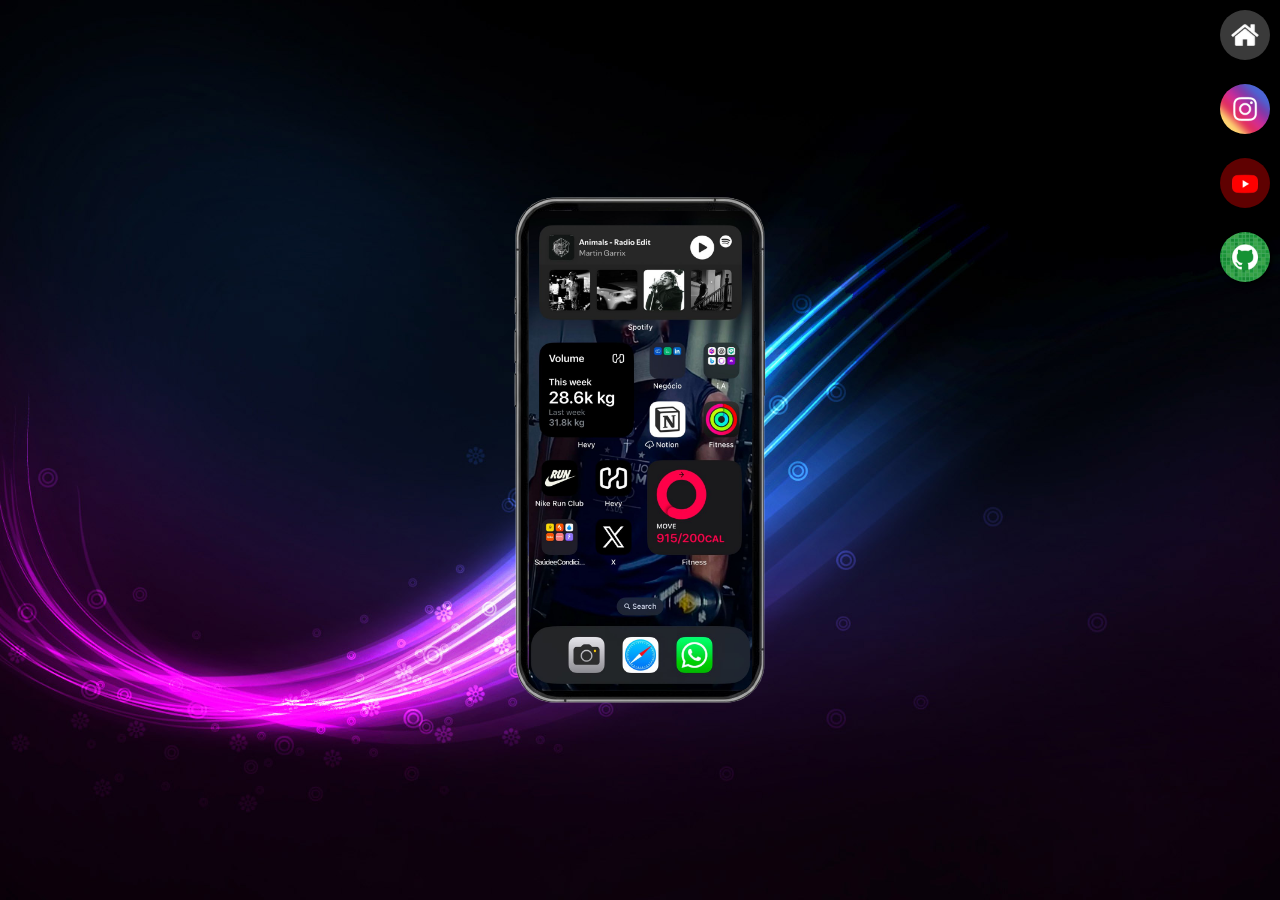
<file: index.html>
<!DOCTYPE html>
<html lang="pt-br">
<head>
    <meta charset="UTF-8">
    <meta name="viewport" content="width=device-width, initial-scale=1.0">
    <title>Minhas Redes Sociais</title>
    <link rel="shortcut icon" href="imagens/favicon.ico" type="image/x-icon">
    <link rel="stylesheet" href="style.css">
</head>
<body>
    <main>
        <section id="iphone">
            <iframe src="home.html" name="screen" frameborder="0"></iframe>
        </section>
        <section id="social">
            <a href="home.html" target="screen"><img src="imagens/logo-home.jpg" alt=""></a><br>
            <a href="insta.html" target="screen"><img src="imagens/logo-instagram.jpg" alt="INSTAGRAM"></a><br>
            <a href="youtube.html" target="screen"><img src="imagens/logo-youtube.jpg" alt="You Tube"></a><br>
            <a href="github.html" target="screen"><img src="imagens/logo-github.jpg" alt="Git Hub"></a><br>
            

        </section>
    </main>
    <script>
        const frame = document.querySelector('iframe[name="screen"]');
        frame.addEventListener('load',function() {
            frame.classList.remove('fade-in');

            void frame.offseWidth;
            frame.classList.add('fade-in');
        });
    </script>
</body>
</html>
</file>
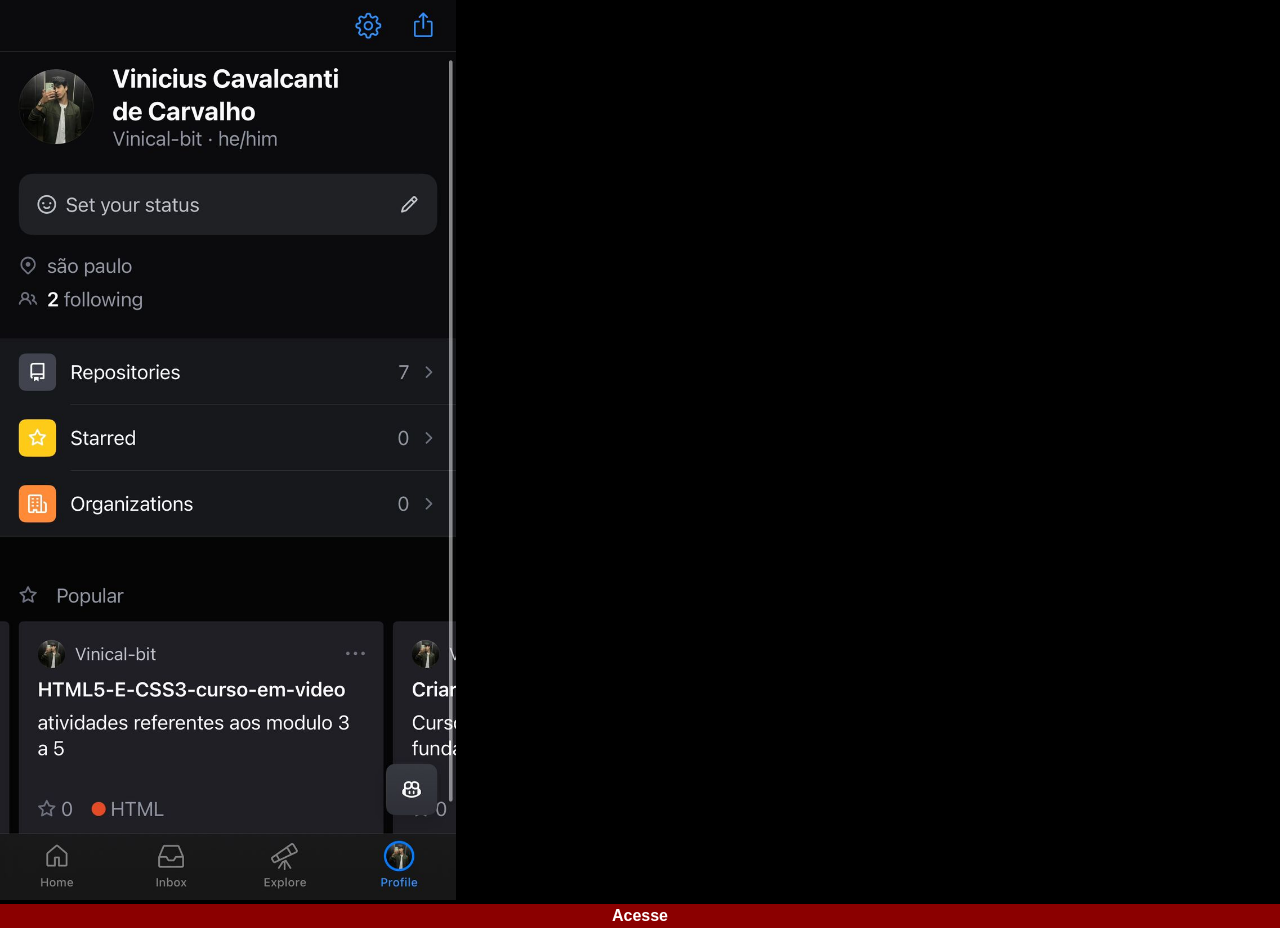
<file: github.html>
<!DOCTYPE html>
<html lang="pt-br">
<head>
    <meta charset="UTF-8">
    <meta name="viewport" content="width=device-width, initial-scale=1.0">
    <title>Document</title>
    <style>
        body{
            margin: 0;
            padding: 0px;
            font-family: Arial, Helvetica, sans-serif;
            background-color:black ;
        }

        ::-webkit-scrollbar{
            width: 0px;
            height: 0px;
        }
        img{
            background-size: cover;
            height: 100vh;
            margin-bottom: 0px;
        }
        a{
            display: block;
            background-color: darkred;
            color: white;
            padding: 3px;
            text-align: center;
            font-weight: bold;
            text-decoration: none;
        }
        a:hover{
            text-shadow: -1px 0px 2px rgba(241, 217, 189, 0.808);
            background-color: red;
        }
    </style>
</head>
<body>
    <img src="imagens/WhatsApp Image 2026-02-13 at 16.34.40.jpeg" alt="github">
    <a href="https://github.com/Vinical-bit" target="_blank">Acesse</a>
</body>
</html>
</file>
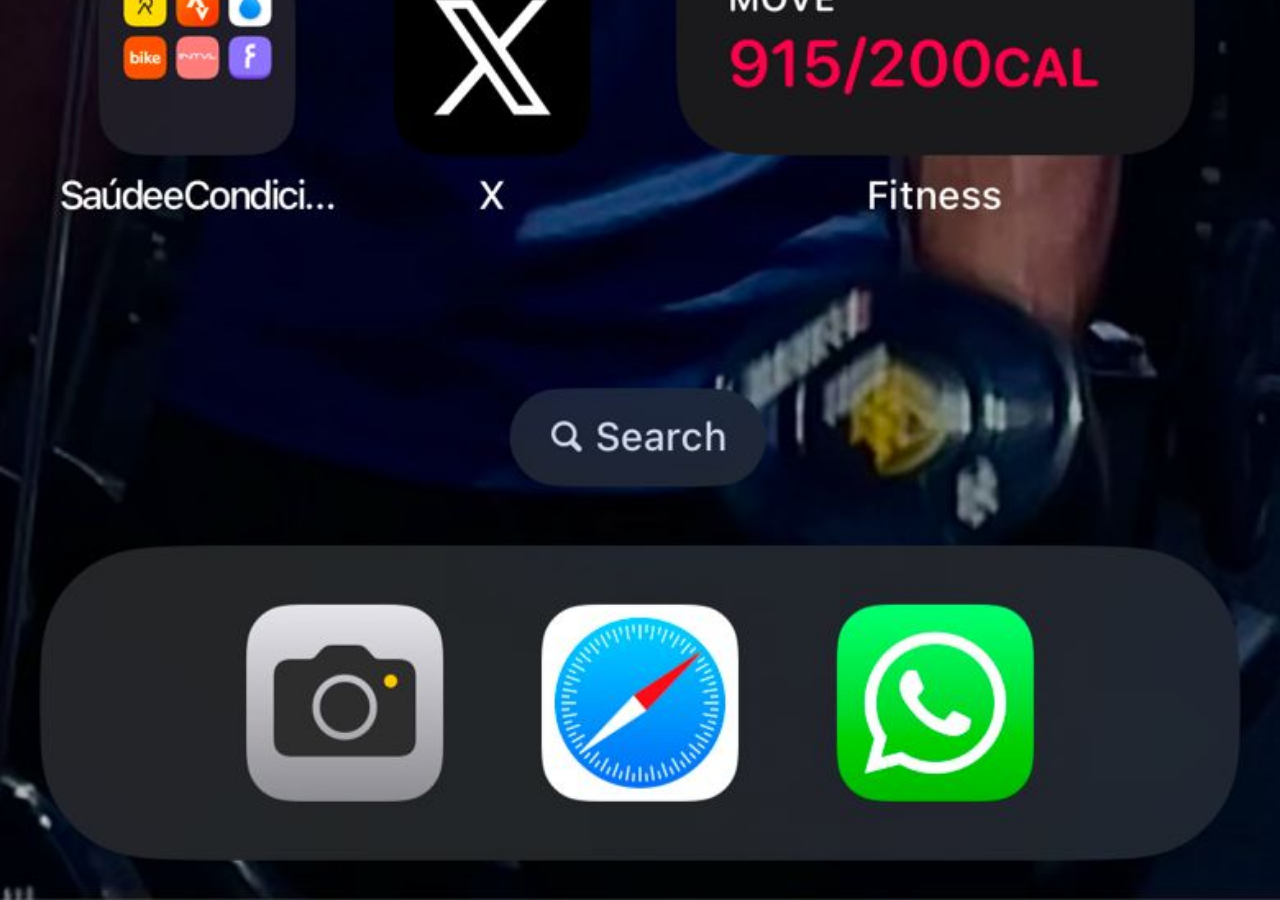
<file: home.html>
<!DOCTYPE html>
<html lang="en">
<head>
    <meta charset="UTF-8">
    <meta name="viewport" content="width=device-width, initial-scale=1.0">
    <title>home</title>
    <style>
        *{
            margin: 0;
            padding: 0;

        }
        body{
            width: 100vw;
            height: 100vh;
            background: url(imagens/telahome.jpeg) no-repeat bottom center;
            background-size: cover;
        }
    </style>
</head>
<body>
</body>
</html>
</file>
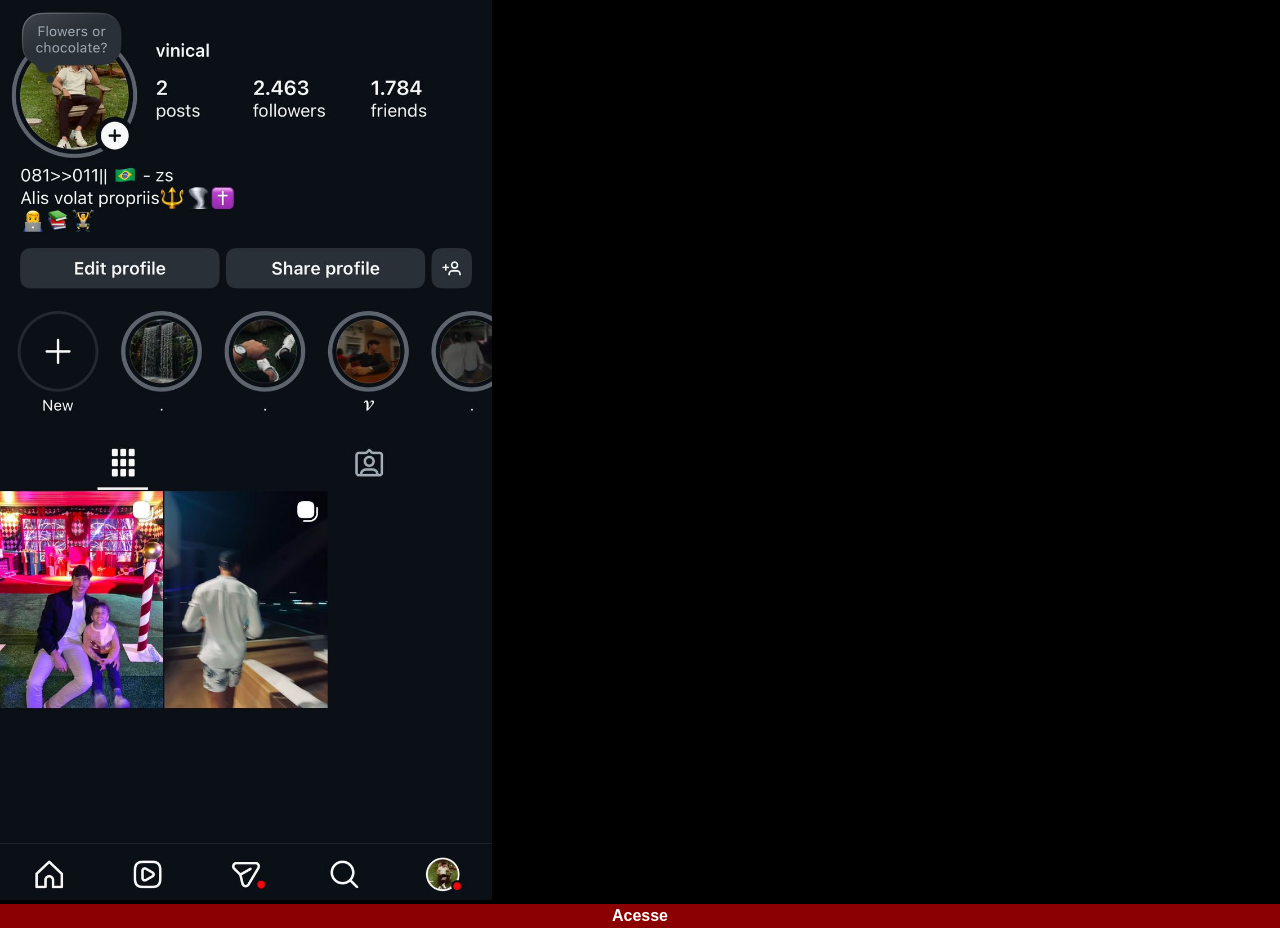
<file: insta.html>
<!DOCTYPE html>
<html lang="pt-br">
<head>
    <meta charset="UTF-8">
    <meta name="viewport" content="width=device-width, initial-scale=1.0">
    <title>insta</title>
    <style>
        body{
            margin: 0;
            padding: 0px;
            font-family: Arial, Helvetica, sans-serif;
            background-color:black ;
        }

        ::-webkit-scrollbar{
            width: 0px;
            height: 0px;
        }
        img{
            background-size: cover;
            height: 100vh;
            margin-bottom: 0px;
        }
        a{
            display: block;
            background-color: darkred;
            color: white;
            padding: 3px;
            text-align: center;
            font-weight: bold;
            text-decoration: none;
        }
        a:hover{
            text-shadow: -1px 0px 2px rgba(241, 217, 189, 0.808);
            background-color: red;
        }
    </style>
</head>
<body>
    <img src="imagens/insta.jpeg"  alt="Instagram">
    <a href="https://www.instagram.com/vinical__/" target="_blank">Acesse</a>
</body>
</html>
</file>
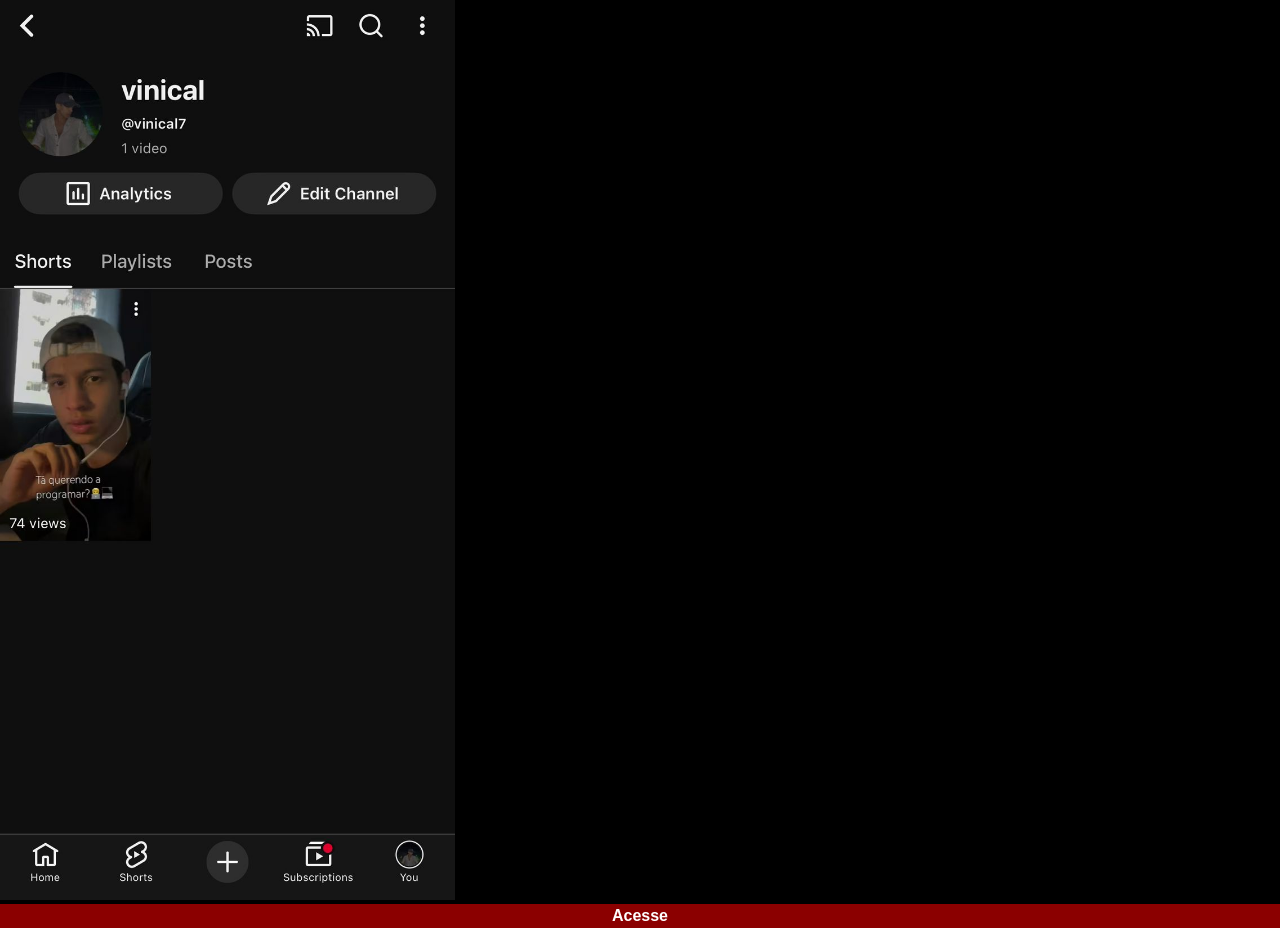
<file: youtube.html>
<!DOCTYPE html>
<html lang="pt-br">
<head>
    <meta charset="UTF-8">
    <meta name="viewport" content="width=device-width, initial-scale=1.0">
    <title>You Tube</title>
    <style>
        body{
            margin: 0;
            padding: 0px;
            font-family: Arial, Helvetica, sans-serif;
            background-color:black ;
        }

        ::-webkit-scrollbar{
            width: 0px;
            height: 0px;
        }
        img{
            background-size: cover;
            height: 100vh;
            margin-bottom: 0px;
        }
        a{
            display: block;
            background-color: darkred;
            color: white;
            padding: 3px;
            text-align: center;
            font-weight: bold;
            text-decoration: none;
        }
        a:hover{
            text-shadow: -1px 0px 2px rgba(241, 217, 189, 0.808);
            background-color: red;
        }
    </style>
</head>
<body>
    <img src="imagens/youtube.jpeg" alt="youtube">
    <a href="https://www.youtube.com/@vinical7" target="_blank">Acesse</a>
</body>
</html>
</file>
<file: style.css>
@charset "utf-8";

*{
    margin: 0;
    padding: 0;
    font-family: Arial, Helvetica, sans-serif;
}
html,body{
    height: 100vh;
    width: 100vw;
    background-color: rgb(10, 10, 37);
}
main{
    min-height: 100vh;
    position: relative;
    

}
body{
    background: url(imagens/fundo-azul.jpg) no-repeat left bottom;
    background-size: cover;
    background-attachment: fixed;
    
}
section#iphone{
    position: absolute;
    top: 50%;
    left: 50%;
    transform: translate(-50%,-50%);

    width: 255px;
    height: 510px;
    background: url(imagens/iphone12p.png);
    background-repeat: no-repeat;
    background-position: center;
}
iframe{
    position: relative;
    top: 16px;
    left: 16px;
    width: 224px;
    height: 480px;
    border-radius: 15px;
    background-color: black;
    
    
}
section#social{
    text-align: right;
}

section#social img{
    width: 50px;
    border-radius: 30px;
    margin: 10px;
    box-shadow: 2px 2px 5px black;
}
section#social img:hover{
    border: 2px solid rgba(255, 255, 255, 0.836);
    transform: translate(-3px,-3px);
    box-shadow: 5px 5px 10px black;
    transition: transform 0.4s ;
    transition: border 0.2s;

}
.fade-in{
    animation: fadeIn 0.5s ease-in-out;
}

@keyframes fadeIn {
    from {opacity: 0;}
    to{ opacity: 1;}
}
</file>
